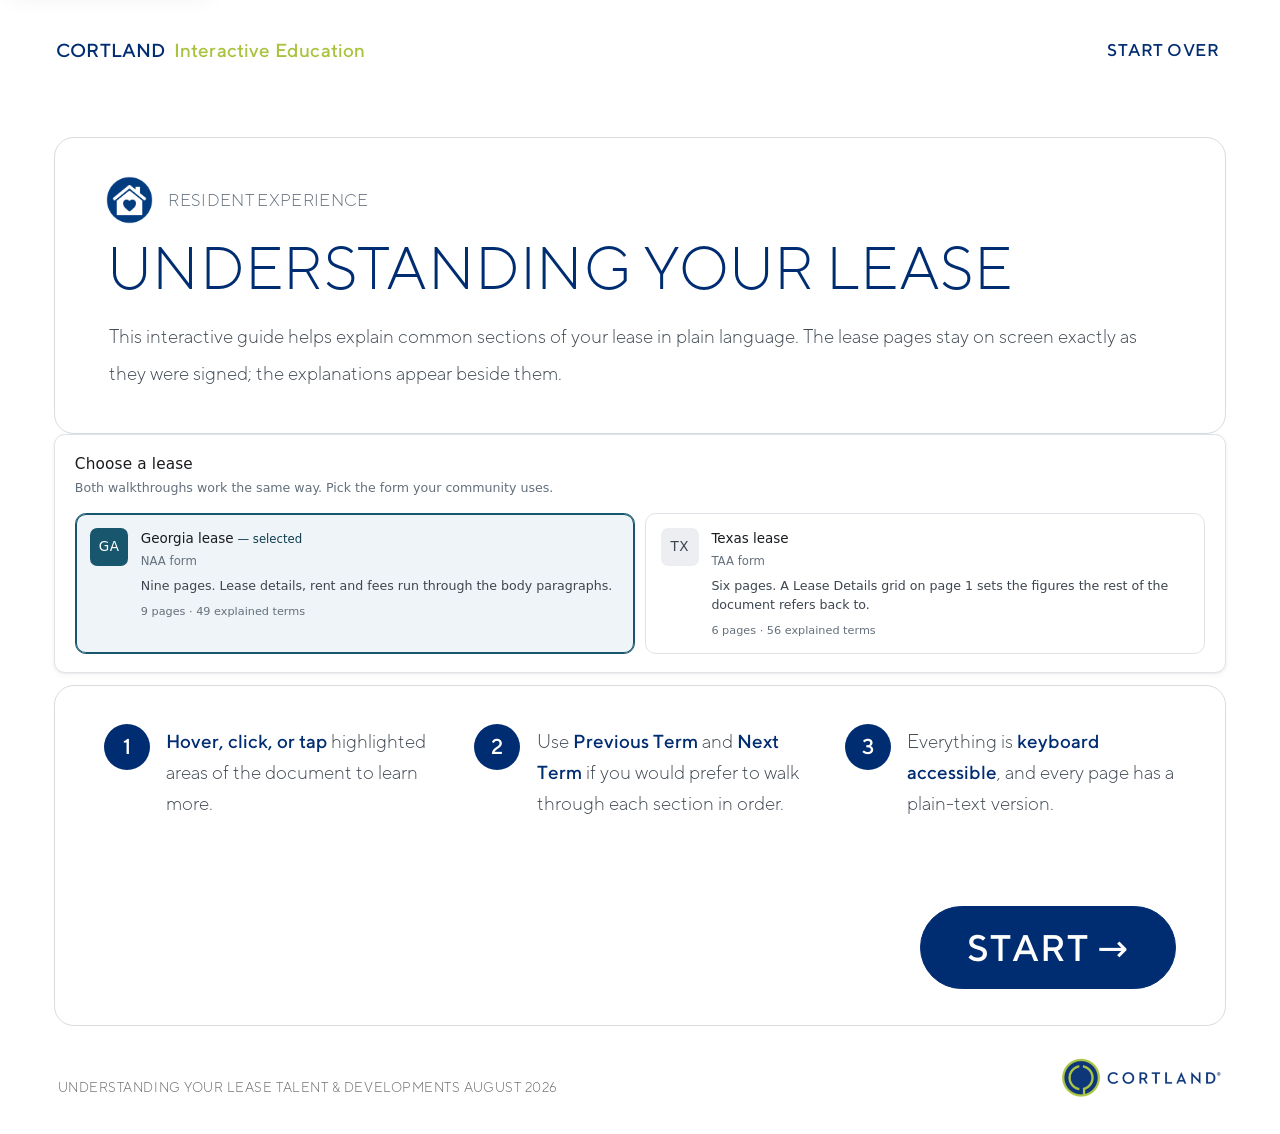
<file: index.html>
<!DOCTYPE html>
<html lang="en">
<head>
<meta charset="utf-8">
<meta name="viewport" content="width=device-width, initial-scale=1">
<title>Understanding Your Lease — Interactive Guide</title>
<meta name="description" content="An interactive, plain-language walkthrough of a residential apartment lease. All identifying information shown is fictional.">
<meta name="robots" content="noindex, nofollow">
<link rel="icon" href="data:,">
<link rel="stylesheet" href="css/styles.css">
<!-- the first page of the active lease is preloaded by app.js, which knows which lease is open -->
</head>
<body>

<a class="skip-link" href="#main">Skip to main content</a>

<div class="app">

  <header class="masthead">
    <div class="wordmark">CORTLAND <span>Interactive Education</span></div>
    <div class="leaseswitch" id="leaseSwitch" hidden>
      <span class="leaseswitch__label" id="leaseSwitchLabel">Lease</span>
      <div class="leaseswitch__btns" role="radiogroup" aria-labelledby="leaseSwitchLabel" id="leaseSwitchBtns"></div>
    </div>
    <div class="spacer"></div>
    <div class="progress-chip" id="progressChip" hidden>
      <span class="progress-track"><span class="progress-fill" id="progressFill"></span></span>
      <span id="progressText"></span>
    </div>
    <button class="btn btn--ghost btn--sm" id="introBtn" type="button">Start over</button>
  </header>

  <main id="main">

    <!-- ═══════════════════════════════════ INTRO ═══════════════════════════ -->
    <section class="screen intro" id="intro" aria-labelledby="intro-h">
      <div class="intro__head sheet">
        <p class="intro__eyebrow">
          <span class="intro__badge" aria-hidden="true">
            <img src="assets/resident-experience-icon.png" alt="">
          </span>
          Resident Experience
        </p>
        <h1 id="intro-h" tabindex="-1">Understanding Your Lease</h1>
        <p class="intro__lede">
          This interactive guide helps explain common sections of your lease in plain language.
          The lease pages stay on screen exactly as they were signed; the explanations appear
          beside them.
        </p>
      </div>

      <div class="picker sheet">
        <h2 class="picker__h" id="picker-h">Choose a lease</h2>
        <p class="picker__note">
          Both walkthroughs work the same way. Pick the form your community uses.
        </p>
        <div class="picker__grid" role="radiogroup" aria-labelledby="picker-h" id="pickerGrid"></div>
      </div>

      <div class="intro__steps sheet">
        <div class="intro__how">
          <div class="how">
            <span class="how__n" aria-hidden="true">1</span>
            <p><strong>Hover, click, or tap</strong> highlighted areas of the document to learn more.</p>
          </div>
          <div class="how">
            <span class="how__n" aria-hidden="true">2</span>
            <p>Use <strong>Previous Term</strong> and <strong>Next Term</strong> if you would prefer
               to walk through each section in order.</p>
          </div>
          <div class="how">
            <span class="how__n" aria-hidden="true">3</span>
            <p>Everything is <strong>keyboard accessible</strong>, and every page has a
               plain-text version.</p>
          </div>
        </div>

        <div class="intro__cta">
          <button class="btn btn--primary" id="startBtn" type="button">START →</button>
        </div>
      </div>

    </section>

    <!-- ═══════════════════════════════ LEASE SCREEN ════════════════════════ -->
    <section class="screen" id="leaseScreen" aria-labelledby="pageHeading" hidden>

      <div class="pagehead sheet">
        <div class="pagehead__titles">
          <p class="pagehead__cat" id="pageCat"></p>
          <h2 id="pageHeading" tabindex="-1"></h2>
          <p class="pagehead__meta" id="pageMeta"></p>
        </div>
        <div class="spacer"></div>
        <div class="pagehead__tools">
          <button class="btn btn--sm" id="textBtn" type="button">
            <span class="ico" aria-hidden="true">☰</span> Read this page as text
          </button>
          <div class="sections">
            <button class="btn btn--sm" id="sectionsBtn" type="button"
                    aria-expanded="false" aria-haspopup="true" aria-controls="sectionsList">
              Lease Sections ▾
            </button>
            <ul class="sections__list" id="sectionsList" aria-label="Lease sections" hidden></ul>
          </div>
        </div>
      </div>

      <div class="leasebody sheet">
      <div class="work">

        <!-- ─────────────── document viewer ─────────────── -->
        <div class="docpane">
          <div class="viewer" id="viewer">
            <div class="doc" id="doc">
              <img class="doc__img" id="docImg" alt="" draggable="false" decoding="async">
              <div class="hs-layer" id="hsLayer" role="group"></div>
            </div>
          </div>

          <div class="doctools">
            <div class="guided" role="group" aria-label="Guided walkthrough">
              <button class="btn btn--sm" id="prevTerm" type="button">← Previous Term</button>
              <span class="guided__count" id="termCount" aria-live="off"></span>
              <button class="btn btn--sm" id="nextTerm" type="button">Next Term →</button>
            </div>
            <button class="btn btn--sm" id="fullPageBtn" type="button">View Full Page</button>
            <div class="spacer"></div>
            <span class="zoomstate" id="zoomState" aria-hidden="true">Full page</span>
          </div>

        </div>

        <!-- ─────────────── explanation panel ─────────────── -->
        <aside class="panel" id="panel" aria-labelledby="panel-heading">
          <h2 class="sr-only" id="panel-heading">Explanation</h2>
          <p class="sr-only" id="panelTitle" aria-hidden="true"></p>
          <div id="panelBody" aria-live="polite"></div>
          <p class="sr-only" id="panel-live">
            Selecting a provision updates the explanation panel beside the document.
          </p>
        </aside>

          <nav class="pagenav" aria-label="Lease page navigation">
            <span class="pagenav__count" id="pageCount"></span>
            <div class="pagenav__pill pagenav__pill--terms">
              <button class="btn" id="prevTermPill" type="button">← Last Term</button>
              <button class="btn" id="nextTermPill" type="button">Next Term →</button>
            </div>
            <div class="pagenav__pill">
              <button class="btn" id="prevPage" type="button">← Previous Page</button>
              <img class="pagenav__mark" src="assets/resident-experience-icon-green.png" alt="">
              <button class="btn" id="nextPage" type="button">Next Page →</button>
            </div>
          </nav>


      </div>
      </div>
    </section>

    <!-- ══════════════════════════════════ SUMMARY ══════════════════════════ -->
    <section class="screen summary sheet" id="summary" aria-labelledby="summary-h" hidden>
      <div class="summary__head">
        <p class="intro__eyebrow">Wrap-up</p>
        <h1 id="summary-h" tabindex="-1">What to carry forward</h1>
        <p class="summary__lede">
          Everything below is drawn from the pages you just walked through. Nothing new has been
          added. If there is a difference between this summary and the lease, the lease controls.
        </p>
      </div>
      <div class="summary__grid" id="summaryGrid"></div>
      <div class="summary__cta">
        <button class="btn btn--primary" id="ktBtn" type="button">Key Terms to Know →</button>
        <button class="btn" id="reviewBtn" type="button">Review Lease Again</button>
      </div>
    </section>

    <!-- ═══════════════════════════════ KEY TERMS ═══════════════════════════ -->
    <section class="screen keyterms sheet" id="keyTerms" aria-labelledby="keyterms-h" hidden>
      <div class="summary__head">
        <p class="intro__eyebrow">Reference</p>
        <h1 id="keyterms-h" tabindex="-1">Key Terms to Know</h1>
        <p class="summary__lede">
          General lease vocabulary drawn from the source material, gathered in one place.
        </p>
      </div>
      <div class="keyterms__body"><div class="precard" id="keyTermsBody"></div></div>
      <div class="summary__cta">
        <button class="btn" id="ktBackBtn" type="button">← Back to summary</button>
        <button class="btn btn--primary" id="reviewBtn2" type="button">Review Lease Again</button>
      </div>
    </section>

  </main>

  <footer class="pagefoot">
    <p class="pagefoot__caption">Understanding Your Lease Talent &amp; Developments August 2026</p>
    <img class="pagefoot__mark" src="assets/cortland-logo.png" alt="Cortland">
  </footer>
</div>

<!-- text alternative -->
<dialog class="textdlg" id="textDlg" aria-labelledby="textDlgTitle">
  <div class="textdlg__head">
    <h2 id="textDlgTitle"></h2>
    <div class="spacer"></div>
    <form method="dialog"><button class="btn btn--sm" type="submit">Close</button></form>
  </div>
  <div class="textdlg__body"><pre id="textDlgBody"></pre></div>
</dialog>

<div class="sr-only" id="announcer" role="status" aria-live="polite"></div>

<script type="module" src="js/app.js"></script>
</body>
</html>
</file>
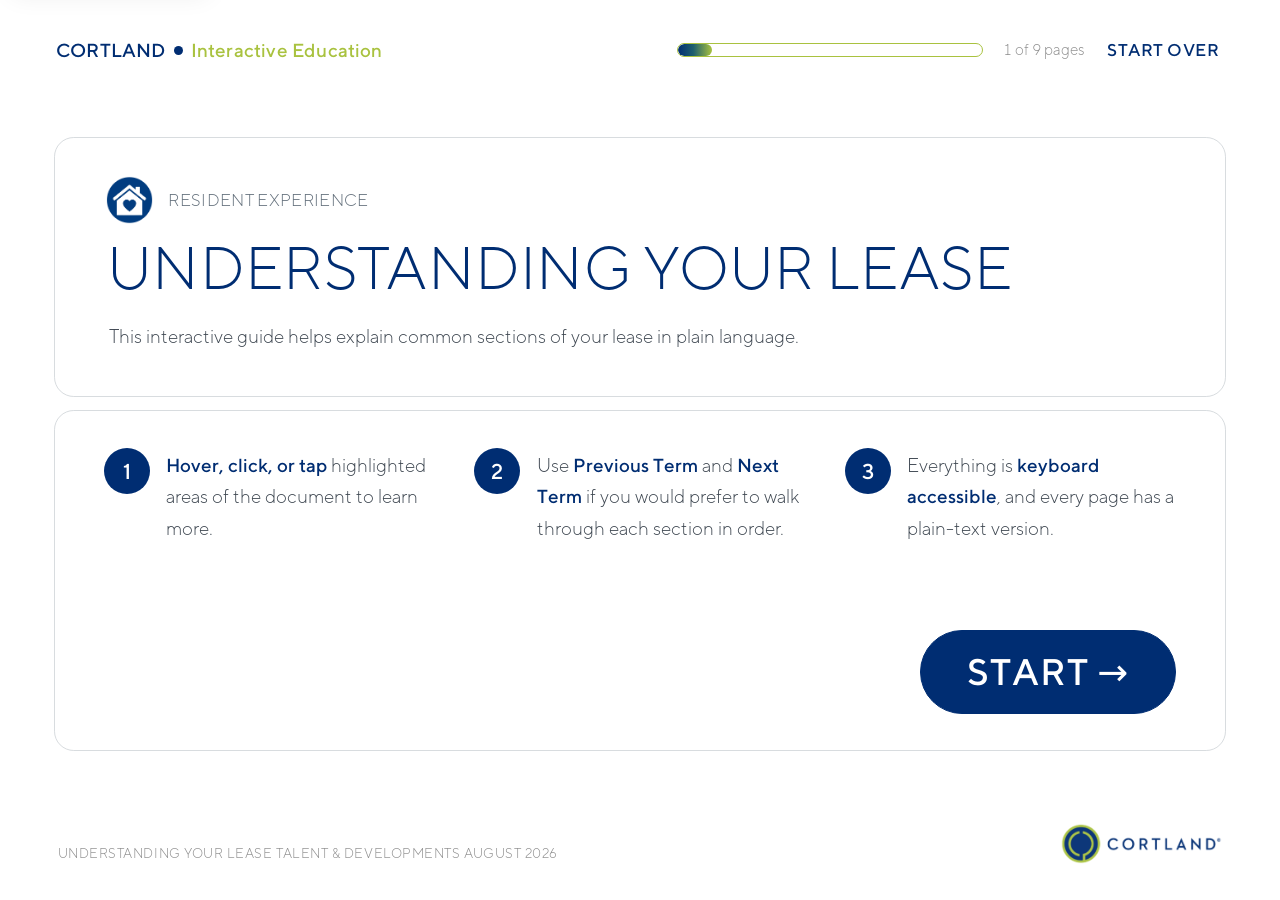
<file: lease-explainer-github-ready_3/index.html>
<!DOCTYPE html>
<html lang="en">
<head>
<meta charset="utf-8">
<meta name="viewport" content="width=device-width, initial-scale=1">
<title>Understanding Your Lease — Interactive Guide</title>
<meta name="description" content="An interactive, plain-language walkthrough of a residential apartment lease. All identifying information shown is fictional.">
<meta name="robots" content="noindex, nofollow">
<link rel="icon" href="data:,">
<link rel="stylesheet" href="css/styles.css">
<link rel="preload" as="image" href="assets/lease-page-01-sanitized.webp">
</head>
<body>

<a class="skip-link" href="#main">Skip to main content</a>

<div class="app">

  <header class="masthead">
    <div class="wordmark">CORTLAND <b aria-hidden="true"></b> <span>Interactive Education</span></div>
    <div class="spacer"></div>
    <div class="progress-chip" id="progressChip" hidden>
      <span class="progress-track"><span class="progress-fill" id="progressFill"></span></span>
      <span id="progressText">1 of 9 pages</span>
    </div>
    <button class="btn btn--ghost btn--sm" id="introBtn" type="button">Start over</button>
  </header>

  <main id="main">

    <!-- ═══════════════════════════════════ INTRO ═══════════════════════════ -->
    <section class="screen intro" id="intro" aria-labelledby="intro-h">
      <div class="intro__head sheet">
        <p class="intro__eyebrow">
          <span class="intro__badge" aria-hidden="true">
            <img src="assets/resident-experience-icon.png" alt="">
          </span>
          Resident Experience
        </p>
        <h1 id="intro-h" tabindex="-1">Understanding Your Lease</h1>
        <p class="intro__lede">
          This interactive guide helps explain common sections of your lease in plain language.
        </p>
      </div>

      <div class="intro__steps sheet">
        <div class="intro__how">
          <div class="how">
            <span class="how__n" aria-hidden="true">1</span>
            <p><strong>Hover, click, or tap</strong> highlighted areas of the document to learn more.</p>
          </div>
          <div class="how">
            <span class="how__n" aria-hidden="true">2</span>
            <p>Use <strong>Previous Term</strong> and <strong>Next Term</strong> if you would prefer
               to walk through each section in order.</p>
          </div>
          <div class="how">
            <span class="how__n" aria-hidden="true">3</span>
            <p>Everything is <strong>keyboard accessible</strong>, and every page has a
               plain-text version.</p>
          </div>
        </div>

        <div class="intro__cta">
          <button class="btn btn--primary" id="startBtn" type="button">START →</button>
        </div>
      </div>
    </section>

    <!-- ═══════════════════════════════ LEASE SCREEN ════════════════════════ -->
    <section class="screen" id="leaseScreen" aria-labelledby="pageHeading" hidden>

      <div class="pagehead sheet">
        <div class="pagehead__titles">
          <p class="pagehead__cat" id="pageCat"></p>
          <h2 id="pageHeading" tabindex="-1"></h2>
          <p class="pagehead__meta" id="pageMeta"></p>
        </div>
        <div class="spacer"></div>
        <div class="pagehead__tools">
          <button class="btn btn--sm" id="textBtn" type="button">
            <span class="ico" aria-hidden="true">☰</span> Read this page as text
          </button>
          <div class="sections">
            <button class="btn btn--sm" id="sectionsBtn" type="button"
                    aria-expanded="false" aria-haspopup="true" aria-controls="sectionsList">
              Lease Sections ▾
            </button>
            <ul class="sections__list" id="sectionsList" aria-label="Lease sections" hidden></ul>
          </div>
        </div>
      </div>

      <div class="leasebody sheet">
      <div class="work">

        <!-- ─────────────── document viewer ─────────────── -->
        <div class="docpane">
          <div class="viewer" id="viewer">
            <div class="doc" id="doc">
              <img class="doc__img" id="docImg" alt="" draggable="false" decoding="async">
              <div class="hs-layer" id="hsLayer" role="group"></div>
            </div>
          </div>

          <div class="doctools">
            <div class="guided" role="group" aria-label="Guided walkthrough">
              <button class="btn btn--sm" id="prevTerm" type="button">← Previous Term</button>
              <span class="guided__count" id="termCount" aria-live="off"></span>
              <button class="btn btn--sm" id="nextTerm" type="button">Next Term →</button>
            </div>
            <button class="btn btn--sm" id="fullPageBtn" type="button">View Full Page</button>
            <div class="spacer"></div>
            <span class="zoomstate" id="zoomState" aria-hidden="true">Full page</span>
          </div>

        </div>

        <!-- ─────────────── explanation panel ─────────────── -->
        <aside class="panel" id="panel" aria-labelledby="panel-heading">
          <h2 class="sr-only" id="panel-heading">Explanation</h2>
          <p class="sr-only" id="panelTitle" aria-hidden="true"></p>
          <div id="panelBody" aria-live="polite"></div>
          <p class="sr-only" id="panel-live">
            Selecting a provision updates the explanation panel beside the document.
          </p>
        </aside>

          <nav class="pagenav" aria-label="Lease page navigation">
            <span class="pagenav__count" id="pageCount"></span>
            <div class="pagenav__pill pagenav__pill--terms">
              <button class="btn" id="prevTermPill" type="button">← Last Term</button>
              <button class="btn" id="nextTermPill" type="button">Next Term →</button>
            </div>
            <div class="pagenav__pill">
              <button class="btn" id="prevPage" type="button">← Previous Page</button>
              <img class="pagenav__mark" src="assets/resident-experience-icon-green.png" alt="">
              <button class="btn" id="nextPage" type="button">Next Page →</button>
            </div>
          </nav>


      </div>
      </div>
    </section>

    <!-- ══════════════════════════════════ SUMMARY ══════════════════════════ -->
    <section class="screen summary sheet" id="summary" aria-labelledby="summary-h" hidden>
      <div class="summary__head">
        <p class="intro__eyebrow">Wrap-up</p>
        <h1 id="summary-h" tabindex="-1">What to carry forward</h1>
        <p class="summary__lede">
          Everything below is drawn from the pages you just walked through. Nothing new has been
          added. If there is a difference between this summary and the lease, the lease controls.
        </p>
      </div>
      <div class="summary__grid" id="summaryGrid"></div>
      <div class="summary__cta">
        <button class="btn btn--primary" id="ktBtn" type="button">Key Terms to Know →</button>
        <button class="btn" id="reviewBtn" type="button">Review Lease Again</button>
      </div>
    </section>

    <!-- ═══════════════════════════════ KEY TERMS ═══════════════════════════ -->
    <section class="screen keyterms sheet" id="keyTerms" aria-labelledby="keyterms-h" hidden>
      <div class="summary__head">
        <p class="intro__eyebrow">Reference</p>
        <h1 id="keyterms-h" tabindex="-1">Key Terms to Know</h1>
        <p class="summary__lede">
          General lease vocabulary drawn from the source material, gathered in one place.
        </p>
      </div>
      <div class="keyterms__body"><div class="precard" id="keyTermsBody"></div></div>
      <div class="summary__cta">
        <button class="btn" id="ktBackBtn" type="button">← Back to summary</button>
        <button class="btn btn--primary" id="reviewBtn2" type="button">Finish →</button>
      </div>
    </section>

    <!-- ══════════════════════════════════ THANK YOU ════════════════════════ -->
    <section class="screen thanks" id="thanks" aria-labelledby="thanks-h" hidden>
      <div class="thanks__titlecard">
        <p class="thanks__eyebrow">Thank you for completing Understanding Your Lease!</p>
      </div>
      <div class="thanks__card">
        <img class="thanks__art" src="assets/thanks-associate.png" alt="">
        <div class="thanks__copy">
          <h1 id="thanks-h" tabindex="-1">THANK YOU</h1>
          <p>For your participation and engagement throughout</p>
          <p>this learning experience.</p>
          <p>We hope the content provided useful knowledge,</p>
          <p>practical tools, and new perspectives that will</p>
          <p>support your success.</p>
          <p>Your commitment to continuous learning is</p>
          <p>appreciated and makes a meaningful impact.</p>
        </div>
        <div class="thanks__nav">
          <div class="pagenav__pill">
            <button class="btn" id="thanksBack" type="button">← Previous</button>
            <img class="pagenav__mark" src="assets/resident-experience-icon-green.png" alt="">
            <button class="btn" id="thanksHome" type="button">Home →</button>
          </div>
        </div>
      </div>
    </section>

  </main>

  <footer class="pagefoot">
    <p class="pagefoot__caption">Understanding Your Lease Talent &amp; Developments August 2026</p>
    <img class="pagefoot__mark" src="assets/cortland-logo.png" alt="Cortland">
  </footer>
</div>

<!-- text alternative -->
<dialog class="textdlg" id="textDlg" aria-labelledby="textDlgTitle">
  <div class="textdlg__head">
    <h2 id="textDlgTitle"></h2>
    <div class="spacer"></div>
    <form method="dialog"><button class="btn btn--sm" type="submit">Close</button></form>
  </div>
  <div class="textdlg__body"><pre id="textDlgBody"></pre></div>
</dialog>

<div class="sr-only" id="announcer" role="status" aria-live="polite"></div>

<script type="module" src="js/app.js"></script>
</body>
</html>
</file>
<file: css/styles.css>
/* ===========================================================================
   Interactive Residential Lease Explainer
   The lease page is the dominant visual. Everything here stays quiet.
   =========================================================================== */

@font-face{font-family:"TT Norms";src:url("../assets/fonts/TTNorms-Light.otf") format("opentype");font-weight:300;font-style:normal;font-display:swap}
@font-face{font-family:"TT Norms";src:url("../assets/fonts/TTNorms-Medium.otf") format("opentype");font-weight:500;font-style:normal;font-display:swap}

:root {
  --ink:            #191c1f;
  --ink-2:          #3d4650;
  --ink-3:          #64707c;
  --line:           #dfe3e7;
  --line-2:         #eceef1;
  --paper:          #ffffff;
  --shell:          #f4f5f7;
  --panel:          #ffffff;

  --accent:         #17566d;   /* deep teal — selection / active */
  --accent-ink:     #0e3c4d;
  --accent-soft:    #eef4f7;
  --tint:           rgba(23, 86, 109, 0.11);   /* <= 12% alpha, multiply */
  --tint-hover:     rgba(23, 86, 109, 0.075);

  --focus:          #9a3412;   /* distinct from selection, 5.9:1 on white */
  --flag:           #8a5300;
  --flag-soft:      #fdf6e8;

  --radius:         10.8px;
  --radius-sm:      7.2px;
  --shadow-1:       0 1px 2px rgba(16,24,32,.05), 0 2px 7.2px rgba(16,24,32,.045);
  --shadow-2:       0 2px 3.6px rgba(16,24,32,.06), 0 9px 25.2px rgba(16,24,32,.075);

  --ease:           cubic-bezier(0.4, 0, 0.2, 1);
  --dur:            280ms;

  --ui: ui-sans-serif, system-ui, -apple-system, "Segoe UI", Inter, Roboto,
        "Helvetica Neue", Arial, sans-serif;
  --doc: ui-serif, Georgia, "Times New Roman", serif;
}

* { box-sizing: border-box; }

html { -webkit-text-size-adjust: 100%; }

body {
  margin: 0;
  font-family: var(--ui);
  font-size: 14.4px;
  line-height: 1.55;
  color: var(--ink);
  background: linear-gradient(180deg, #0a2a5e 0%, #164a72 26%, #3d7a63 56%, #8bb246 80%, #a9c23f 100%);
  background-attachment: fixed;
  -webkit-font-smoothing: antialiased;
}

h1, h2, h3, h4 { margin: 0; font-weight: 620; letter-spacing: -0.011em; line-height: 1.25; }
p { margin: 0; }
button { font: inherit; color: inherit; }

.sr-only {
  position: absolute; width: 1px; height: 1px; padding: 0; margin: -1px;
  overflow: hidden; clip: rect(0 0 0 0); white-space: nowrap; border: 0;
}

.skip-link {
  position: absolute; left: 10.8px; top: -54px; z-index: 100;
  background: var(--paper); color: var(--ink);
  padding: 9px 14.4px; border-radius: var(--radius-sm);
  box-shadow: var(--shadow-2); text-decoration: none; font-weight: 600;
  transition: top 160ms var(--ease);
}
.skip-link:focus { top: 10.8px; }

/* --- focus ------------------------------------------------------------- */
:focus-visible {
  outline: 3px solid var(--focus);
  outline-offset: 2px;
  border-radius: 3.6px;
}

/* ===========================================================================
   Shell
   =========================================================================== */
.app {
  max-width: 1512px; margin: 0 auto; min-height: 100vh;
  background: #fff; padding: 0 54px 30.6px;
  display: flex; flex-direction: column;
}
.app > main { flex: 1 1 auto; }

.masthead {
  display: flex; align-items: center; gap: 18px; flex-wrap: wrap;
  padding: 30.6px 2px 27px;
  font-family: "TT Norms", Poppins, system-ui, sans-serif;
}
.masthead .wordmark {
  display: flex; align-items: center; gap: 8.1px;
  font-size: 18.9px; font-weight: 500; letter-spacing: .01em; color: #002D72;
}
.masthead .wordmark b {
  width: 9px; height: 9px; border-radius: 50%; background: #002D72;
}
.masthead .wordmark span { color: #A9C23F; font-weight: 400; }
#introBtn {
  font-family: "TT Norms", Poppins, system-ui, sans-serif;
  font-size: 17.1px; font-weight: 500; letter-spacing: .03em;
  text-transform: uppercase; color: #002D72; padding: 5.4px 3.6px;
}
#introBtn:hover:not(:disabled) { background: transparent; color: #001f52; }
.masthead .spacer { flex: 1 1 auto; }

.progress-chip {
  display: inline-flex; align-items: center; gap: 19.8px;
  font-family: "TT Norms", Poppins, system-ui, sans-serif;
  font-size: 15.3px; font-weight: 300; color: #666666; font-variant-numeric: tabular-nums;
}
.progress-track {
  width: 306px; height: 13.5px; border-radius: 999px; background: #fff;
  border: 1.5px solid #A9C23F; overflow: hidden;
}
.progress-fill {
  display: block; height: 100%; border-radius: 999px;
  background: linear-gradient(90deg, #002D72 0%, #1d5f6e 45%, #A9C23F 100%);
  transition: width var(--dur) var(--ease);
}

/* ===========================================================================
   Buttons
   =========================================================================== */
.btn {
  display: inline-flex; align-items: center; justify-content: center; gap: 6.3px;
  min-height: 36px; padding: 7.2px 13.5px;
  background: var(--paper); color: var(--ink);
  border: 1px solid var(--line); border-radius: var(--radius-sm);
  font-size: 12.6px; font-weight: 560; cursor: pointer;
  transition: background 140ms var(--ease), border-color 140ms var(--ease),
              color 140ms var(--ease);
}
.btn:hover:not(:disabled) { background: #fafbfc; border-color: #cfd6dc; }
.btn:disabled { opacity: .42; cursor: not-allowed; }
.btn--primary {
  background: #002D72; border-color: #002D72; color: #fff;
}
.btn--primary:hover:not(:disabled) { background: #001f52; border-color: #001f52; }
.btn--ghost { background: transparent; border-color: transparent; color: var(--ink-2); }
.btn--ghost:hover:not(:disabled) { background: #eceef1; color: var(--ink); }
.btn--sm { min-height: 30.6px; padding: 4.5px 9.9px; font-size: 11.7px; }
.btn .ico { font-size: 13.5px; line-height: 1; }

/* ===========================================================================
   Screens
   =========================================================================== */
.screen[hidden] { display: none !important; }

/* an author `display` rule otherwise beats the UA sheet's [hidden]{display:none} */
[hidden] { display: none !important; }

/* ---------- intro / summary shared card look ---------- */
.sheet {
  background: var(--panel); border: 1px solid var(--line);
  border-radius: var(--radius); box-shadow: var(--shadow-1);
}

.intro { margin: 40px 0 0; }
.intro__head, .intro__steps {
  border: 1px solid #d8dcdf; border-radius: 19.8px; box-shadow: none;
  font-family: "TT Norms", Poppins, system-ui, sans-serif;
}
.intro__head { padding: 36px 48.6px 41.4px; }
.intro__steps { margin-top: 12.6px; padding: 39.6px 48.6px 36px; }
.intro__eyebrow {
  display: flex; align-items: center; gap: 12.6px;
  font-size: 17.1px; font-weight: 300; letter-spacing: .02em; text-transform: uppercase;
  color: var(--ink-3); margin-bottom: 9px;
}
.intro__badge {
  flex: 0 0 auto; width: 52px; height: 52px; border-radius: 50%;
  background: transparent; display: grid; place-items: center;
}
.intro__badge img { width: 47.6px; height: 47.6px; object-fit: contain; }
.intro h1 {
  font-size: clamp(36px, 4.7vw, 66.6px); letter-spacing: .005em;
  color: #002D72; font-weight: 300; text-transform: uppercase; line-height: 1.05;
  margin-left: 3.6px;
}
.intro__lede {
  margin: 19.8px 0 0 5.4px; font-size: 18.9px; line-height: 1.95; color: #3d4650;
  font-weight: 300; max-width: 100ch;
}
.intro__how {
  display: grid; gap: 39.6px; grid-template-columns: repeat(auto-fit, minmax(252px, 1fr));
}
.how { display: flex; gap: 16.2px; align-items: flex-start; }
.how__n {
  flex: 0 0 auto; width: 46px; height: 46px; border-radius: 50%;
  background: #002D72; color: #fff;
  font-size: 21.6px; font-weight: 500; display: grid; place-items: center;
  margin-top: -2px;
}
.how p { font-size: 18.9px; color: #3d4650; line-height: 1.65; font-weight: 300; }
.how strong { color: #002D72; font-weight: 500; }

.notices { padding: 0 39.6px 30.6px; display: grid; gap: 10.8px; }
/* on the intro screen the notices are their own sheet, so they need a top edge too */
.notices.sheet { padding: 25.2px 39.6px 27px; }
.notice {
  display: flex; gap: 11.7px; align-items: flex-start;
  padding: 13.5px 15.3px; border-radius: var(--radius-sm);
  font-size: 12.6px; line-height: 1.55;
  border: 1px solid var(--line); background: #fbfcfd; color: var(--ink-2);
}
.notice__label {
  flex: 0 0 auto; font-size: 9.9px; font-weight: 700; letter-spacing: .07em;
  text-transform: uppercase; color: var(--ink-3); padding-top: 2px; width: 66.6px;
}
.notice--privacy { background: var(--accent-soft); border-color: #d3e2e9; }
.notice--privacy .notice__label { color: var(--accent-ink); }
.notice strong { color: var(--ink); font-weight: 620; }

.precards {
  padding: 0 39.6px 27px; display: grid; gap: 18px;
  grid-template-columns: repeat(auto-fit, minmax(288px, 1fr));
}
.precard { border: 1px solid var(--line); border-radius: var(--radius); padding: 19.8px 19.8px 18px; }
.precard h2 { font-size: 14.4px; }
.precard__note { margin-top: 7.2px; font-size: 11.7px; color: var(--ink-3); line-height: 1.5; }
.precard ol, .precard ul { margin: 14.4px 0 0; padding: 0; list-style: none; display: grid; gap: 9.9px; }
.precard li { font-size: 12.6px; line-height: 1.5; color: var(--ink-2); }
.precard li b { color: var(--ink); font-weight: 620; display: block; }
.precard--num { counter-reset: c; }
.precard--num li { counter-increment: c; display: grid; grid-template-columns: 23.4px 1fr; gap: 3.6px; }
.precard--num li b::before {
  content: counter(c) ". "; color: var(--ink-3); font-weight: 600;
}
.precard--num li b { grid-column: 1 / -1; }
.precard--num li span { grid-column: 1 / -1; }

.intro__cta { margin-top: 86.4px; display: flex; gap: 10.8px; flex-wrap: wrap; align-items: center; justify-content: flex-end; }
.btn--pill {
  border-radius: 999px; min-height: 59.4px; padding: 10.8px 36px;
  font-family: "TT Norms", Poppins, system-ui, sans-serif;
  font-size: 28.8px; font-weight: 400; letter-spacing: .03em; gap: 14.4px;
}
#startBtn.btn--primary {
  background: #002D72; border-color: #002D72;
  border-radius: 999px; min-height: 76px; padding: 12px 46px;
  font-family: "TT Norms", Poppins, system-ui, sans-serif;
  font-size: 37px; font-weight: 400; letter-spacing: .03em; gap: 16px;
}
#startBtn.btn--primary:hover:not(:disabled) { background: #001f52; border-color: #001f52; }

.pagefoot {
  display: flex; align-items: flex-end; gap: 18px;
  padding: 30.6px 3.6px 5.4px;
}
.pagefoot__caption {
  flex: 1 1 auto;
  font-family: "TT Norms", Poppins, system-ui, sans-serif;
  font-size: 13.5px; letter-spacing: .04em; text-transform: uppercase;
  color: #666666; font-weight: 300;
}
.pagefoot__mark { height: 41.4px; width: auto; opacity: .95; }

/* ===========================================================================
   Lease screen — page orientation strip
   =========================================================================== */
.pagehead {
  display: flex; align-items: flex-end; gap: 16.2px; flex-wrap: wrap;
  border: 1px solid #d8dcdf; border-radius: 20px; box-shadow: none;
  padding: 20px 34px 22px;
  font-family: "TT Norms", Poppins, system-ui, sans-serif;
}
.pagehead__titles { min-width: 0; }
.pagehead__cat {
  font-size: 17px; font-weight: 300; letter-spacing: .02em; text-transform: uppercase;
  color: #666666; margin-bottom: 2px;
}
.pagehead h2 {
  font-size: clamp(23px, 2.5vw, 36px); letter-spacing: .005em; color: #002D72;
  font-weight: 300; text-transform: uppercase; line-height: 1.08;
}
.pagehead__meta { font-size: 13px; color: #666666; margin-top: 5px; font-weight: 300; font-variant-numeric: tabular-nums; }
.pagehead .spacer { flex: 1 1 auto; }
.pagehead__tools { display: flex; gap: 8.1px; align-items: center; flex-wrap: wrap; }

.leasebody {
  margin-top: 12px; padding: 22px 24px 20px;
  border: 1px solid #d8dcdf; border-radius: 20px; box-shadow: none;
}

/* sections menu */
.sections { position: relative; }
#sectionsBtn, #textBtn { color: #002D72; }
.sections__list {
  position: absolute; right: 0; top: calc(100% + 5.4px); z-index: 40;
  width: 297px; max-height: 60vh; overflow: auto;
  background: var(--paper); border: 1px solid var(--line);
  border-radius: var(--radius); box-shadow: var(--shadow-2);
  padding: 6.3px; margin: 0; list-style: none;
}
.sections__list[hidden] { display: none; }
.sections__item { display: block; }
.sections__btn {
  width: 100%; text-align: left; display: grid; grid-template-columns: 27px 1fr;
  gap: 3.6px 9px; align-items: baseline;
  background: none; border: 0; border-radius: var(--radius-sm);
  padding: 8.1px 9.9px; cursor: pointer;
}
.sections__btn:hover { background: rgba(0, 146, 189, 0.10); }
.sections__btn[aria-current="true"] { background: rgba(0, 146, 189, 0.16); }
.sections__n { font-size: 10.8px; font-weight: 700; color: #002D72; font-variant-numeric: tabular-nums; }
.sections__btn[aria-current="true"] .sections__n { color: #002D72; }
.sections__cat { font-size: 9.45px; font-weight: 700; letter-spacing: .09em; text-transform: uppercase; color: var(--accent-ink); grid-column: 2; }
.sections__title { font-size: 12.6px; font-weight: 560; grid-column: 2; line-height: 1.35; color: #002D72; }
.sections__count { grid-column: 2; font-size: 10.8px; color: var(--ink-3); }

/* ===========================================================================
   Two-pane workspace  (65% document / 35% explanation)
   =========================================================================== */
.work {
  display: grid;
  grid-template-columns: minmax(0, 1fr) minmax(300px, 35%);
  gap: 20px;
  align-items: stretch;
  position: relative;
}

/* ---------- document viewer ---------- */
.docpane { display: grid; gap: 10.8px; min-width: 0; grid-column: 1; align-content: start; }

.viewer {
  position: relative;
  background: #e7e8ea;
  border: 0;
  border-radius: 16px;
  box-shadow: none;
  overflow: hidden;
  /* a document workspace: the sheet is centred on it and always fits whole */
  height: min(calc(100vh - 192.6px), 1062px);
  min-height: 396px;
  display: grid;
  place-items: center;
  touch-action: pan-y;
}

/* the fitted page box: the whole page always fits, aspect locked to the source */
.doc {
  /* exact fitted size is set by app.js fitDoc(); these are the pre-script values */
  position: relative;
  aspect-ratio: 1700 / 2800;
  height: 100%;
  width: auto;
  max-width: 100%;
  max-height: 100%;
  transform-origin: 0 0;
  transition: transform var(--dur) var(--ease);
  will-change: transform;
  background: #fff;
  box-shadow: 0 0 0 1px rgba(16,24,32,.07), 0 1px 10.8px rgba(16,24,32,.10);
}
.doc__img {
  position: absolute; inset: 0;
  display: block; width: 100%; height: 100%;
  object-fit: fill;
  user-select: none; -webkit-user-drag: none;
}

/* ---------- hotspots ---------- */
.hs-layer { position: absolute; inset: 0; }

.hs {
  position: absolute;
  margin: 0; padding: 0;
  background: transparent;
  border: 0;
  border-bottom: 1px solid rgba(23, 86, 109, 0.30);   /* at rest: hairline */
  border-radius: 2px;
  cursor: pointer;
  -webkit-tap-highlight-color: transparent;
  transition: background-color 160ms var(--ease), border-color 160ms var(--ease),
              opacity 160ms var(--ease), box-shadow 160ms var(--ease);
}
.hs__tint {
  position: absolute; inset: 0; border-radius: 2px;
  background: transparent;
  mix-blend-mode: multiply;
  pointer-events: none;
  transition: background-color 160ms var(--ease);
}
/* left edge marker — a shape cue, not a colour cue */
.hs__edge {
  position: absolute; left: -1px; top: 0; bottom: 0; width: 0;
  background: #0092BD; border-radius: 2px;
  pointer-events: none;
  transition: width 160ms var(--ease);
}

.hs:hover, .hs.is-preview { border-bottom-color: #0092BD; }
.hs:hover .hs__tint, .hs.is-preview .hs__tint { background: rgba(0, 146, 189, 0.085); }

.hs.is-active {
  border-bottom-color: #0092BD;
  box-shadow: 0 0 0 2px #0092BD;
}
.hs.is-active .hs__tint { background: rgba(0, 146, 189, 0.12); }
.hs.is-active .hs__edge { width: 3.6px; }

.hs:focus-visible { box-shadow: 0 0 0 2px #0092BD; }

/* de-emphasise unrelated hotspot indicators — never a scrim over the page */
.hs-layer.is-narrowed .hs:not(.is-active):not(.is-preview):not(:hover) { opacity: .4; }

/* extra hit height on touch devices, without changing the drawn rect */
@media (pointer: coarse) {
  .hs::after {
    content: ""; position: absolute; left: 0; right: 0;
    top: 50%; transform: translateY(-50%);
    height: 100%; min-height: 44px;
  }
}

/* ---------- document toolbar ---------- */
.doctools {
  display: none;
}
.doctools .spacer { flex: 1 1 auto; }
.zoomstate {
  font-size: 11.25px; color: var(--ink-3); font-variant-numeric: tabular-nums;
  padding: 0 2px;
}

.guided {
  display: flex; align-items: center; gap: 3.6px;
  background: var(--paper); border: 1px solid var(--line);
  border-radius: var(--radius-sm); padding: 3px;
}
.guided__count {
  font-size: 11.7px; font-weight: 560; color: var(--ink-2);
  padding: 0 9px; font-variant-numeric: tabular-nums; white-space: nowrap;
}
.guided .btn { border: 0; background: none; min-height: 28.8px; padding: 3.6px 9px; }
.guided .btn:hover:not(:disabled) { background: #eceef1; }

/* ---------- page navigation ---------- */
.pagenav {
  grid-column: 1 / -1; position: relative;
  display: flex; flex-direction: column; align-items: flex-end; gap: 8px;
  padding-top: 62px;
}
.pagenav__pill--terms {
  position: absolute; left: calc(35% - 10px); transform: translateX(-50%);
  top: 8px;
}
.pagenav .spacer { display: none; }
.pagenav__count {
  position: absolute; left: 0; bottom: 16px; width: calc(70% - 20px); text-align: center;
  font-family: "TT Norms", Poppins, system-ui, sans-serif;
  font-size: 15px; color: #666666; font-weight: 300; font-variant-numeric: tabular-nums;
}
.pagenav__pill {
  display: flex; align-items: center; gap: 6px;
  background: #002D72; border-radius: 999px; padding: 5px 10px;
}
.pagenav__pill .btn {
  background: transparent; border: 0; color: #fff;
  font-family: "TT Norms", Poppins, system-ui, sans-serif;
  font-size: 19px; font-weight: 300; letter-spacing: .01em;
  min-height: 40px; padding: 4px 16px; border-radius: 999px;
}
.pagenav__pill .btn:hover:not(:disabled) { background: rgba(255,255,255,.14); color: #fff; }
.pagenav__pill .btn:disabled { opacity: .4; }
.pagenav__mark { width: 40px; height: 40px; flex: 0 0 auto; }

/* ===========================================================================
   Explanation panel  — always OUTSIDE the document
   =========================================================================== */
.panel {
  background: var(--panel); border: 1px solid #d8dcdf;
  border-radius: 16px; box-shadow: none;
  padding: 20px 22px 22px;
  position: static; grid-column: 2; align-self: stretch;
  width: auto; min-width: 0;
  max-height: min(calc(100vh - 192.6px), 1062px);
  overflow: auto;
  overscroll-behavior: contain;
  font-size: 12.15px;
  opacity: 1; transform: translateY(0);
  transition: opacity var(--dur) var(--ease), transform var(--dur) var(--ease);
}
.panel--idle { opacity: 0; transform: translateY(5.4px); pointer-events: none; }
.panel__kicker {
  font-size: 9.9px; font-weight: 700; letter-spacing: .1em; text-transform: uppercase;
  color: var(--ink-3);
}

/* resting state */
.panel__empty h3 { font-size: 15.3px; margin-top: 7.2px; letter-spacing: -0.014em; }
.panel__empty p { margin-top: 7.2px; font-size: 11.7px; color: var(--ink-2); line-height: 1.55; }
.panel__hintlist { margin: 12.6px 0 0; padding: 0; list-style: none; display: grid; gap: 7.2px; }
.panel__hintlist li {
  display: flex; gap: 8.1px; align-items: flex-start;
  font-size: 11.25px; color: var(--ink-2); line-height: 1.45;
}
.panel__hintlist .dot {
  flex: 0 0 auto; width: 6px; height: 6px; border-radius: 50%;
  background: #002D72; margin-top: 6.3px;
}

/* selected state */
.term__ref {
  display: inline-block; font-size: 10.35px; font-weight: 700; letter-spacing: .04em;
  color: #fff; background: #002D72;
  padding: 3px 8.1px; border-radius: 999px; margin-bottom: 9px;
}
.term h3 { font-size: 15.3px; letter-spacing: -0.016em; line-height: 1.25; color: #002D72; }

.block { margin-top: 12.6px; }
.block__label {
  font-size: 9.9px; font-weight: 700; letter-spacing: .1em; text-transform: uppercase;
  color: #002D72; margin-bottom: 6.3px;
}
.block p { font-size: 13.05px; line-height: 1.62; color: var(--ink-2); }
.block p + p { margin-top: 8.1px; }

/* lease language — deliberately looks like the document, never like our copy */
.leaselang { margin-top: 16.2px; }
.leaselang__label {
  display: flex; align-items: center; gap: 6.3px;
  font-size: 9.9px; font-weight: 700; letter-spacing: .1em; text-transform: uppercase;
  color: #002D72; margin-bottom: 7.2px;
}
.leaselang__label .tag {
  font-size: 8.55px; font-weight: 700; letter-spacing: .06em;
  background: #002D72; color: #fff; padding: 2px 5.4px; border-radius: 3px;
  text-transform: uppercase;
}
.leaselang__body {
  margin: 0;
  font-family: var(--doc); font-size: 13.05px; line-height: 1.6; color: #2a2f34;
  background: rgba(0, 146, 189, 0.08); border: 1px solid #0092BD; border-left: 3px solid #0092BD;
  border-radius: 0 var(--radius-sm) var(--radius-sm) 0;
  padding: 11.7px 13.5px;
}
.leaselang__body.is-clamped {
  display: -webkit-box; -webkit-line-clamp: 5; -webkit-box-orient: vertical; overflow: hidden;
}
.leaselang__body b { font-weight: 700; }
.leaselang__toggle {
  margin-top: 6.3px; background: none; border: 0; padding: 3px 2px;
  font-size: 11.25px; font-weight: 620; color: #002D72;
  cursor: pointer; text-decoration: underline; text-underline-offset: 2px;
}

/* key term */
.keyterm {
  margin-top: 16.2px; padding: 13.5px 14.4px;
  background: #f7f9fa; border: 1px solid #0092BD; border-radius: var(--radius-sm);
}
.keyterm + .keyterm { margin-top: 9px; }
.keyterm__label {
  font-size: 9.9px; font-weight: 700; letter-spacing: .1em; text-transform: uppercase;
  color: #002D72; margin-bottom: 5.4px;
}
.keyterm dt { font-size: 13.05px; font-weight: 660; color: #002D72; }
.keyterm dd { margin: 3.6px 0 0; font-size: 12.6px; line-height: 1.58; color: #002D72; }

/* callouts */
.callout {
  margin-top: 16.2px; padding: 12.6px 14.4px;
  border-radius: var(--radius-sm); border: 1px solid #8FAD15; background: rgba(143, 173, 21, 0.10);
}
.callout__label {
  display: flex; align-items: center; gap: 6.3px;
  font-size: 9.9px; font-weight: 700; letter-spacing: .1em; text-transform: uppercase;
  color: #5c7009; margin-bottom: 5.4px;
}
.callout p { font-size: 12.6px; line-height: 1.58; color: #3b4a06; }

.reviewnote {
  margin-top: 16.2px; padding: 12.6px 14.4px;
  border-radius: var(--radius-sm); border: 1px dashed #c8ced4; background: #f8f9fa;
}
.reviewnote__label {
  display: flex; align-items: center; gap: 6.3px;
  font-size: 9.9px; font-weight: 700; letter-spacing: .1em; text-transform: uppercase;
  color: var(--ink-3); margin-bottom: 5.4px;
}
.reviewnote p { font-size: 12.15px; line-height: 1.55; color: var(--ink-2); }
.badge-pending {
  font-size: 8.55px; font-weight: 700; letter-spacing: .06em; text-transform: uppercase;
  border: 1px solid #c8ced4; color: var(--ink-3); padding: 2px 5.4px; border-radius: 3px;
}

/* cross links */
.xrefs { margin-top: 18px; padding-top: 14.4px; border-top: 1px solid var(--line-2); }
.xrefs__label {
  font-size: 9.9px; font-weight: 700; letter-spacing: .1em; text-transform: uppercase;
  color: var(--ink-3); margin-bottom: 8.1px;
}
.xrefs ul { margin: 0; padding: 0; list-style: none; display: grid; gap: 6.3px; }
.xref {
  background: none; border: 0; padding: 2px 0; cursor: pointer; text-align: left;
  font-size: 12.15px; font-weight: 560; color: #002D72;
  text-decoration: underline; text-underline-offset: 2px;
}
.xref:hover { color: #00768f; }

/* provenance */
.provenance {
  margin-top: 16.2px; padding-top: 12.6px; border-top: 1px solid var(--line-2);
  font-size: 10.35px; line-height: 1.5; color: var(--ink-3);
}

/* ===========================================================================
   Summary screen
   =========================================================================== */
.summary { max-width: 1260px; margin: 7.2px auto 0; }
.summary__head { padding: 39.6px 39.6px 7.2px; }
.summary h1 { font-size: clamp(23.4px, 3.2vw, 30.6px); letter-spacing: -0.02em; text-transform: uppercase; font-weight: 400; color: #002D72; }
.summary__lede { margin-top: 10.8px; font-size: 14.85px; color: var(--ink-2); max-width: 66ch; }
.summary__grid {
  padding: 23.4px 39.6px 7.2px; display: grid; gap: 18px;
  grid-template-columns: repeat(auto-fit, minmax(420px, 1fr));
}
.sumcard { border: 1px solid var(--line); border-radius: var(--radius); padding: 24px; }
.sumcard h2 { font-size: 16px; color: #002D72; }
.sumcard dl { margin: 15px 0 0; display: grid; gap: 12px; }
.sumcard dt { font-size: 13.5px; font-weight: 660; color: #002D72; }
.sumcard dd { margin: 3px 0 0; font-size: 13.5px; line-height: 1.6; color: var(--ink-2); }
.keyterms h1 { text-transform: uppercase; font-weight: 400; color: #002D72; }
.keyterms { max-width: 1260px; margin: 7.2px auto 0; }
.keyterms__body { padding: 23.4px 39.6px 7.2px; }
.keyterms .precard { padding: 23.4px 23.4px 21.6px; }
.ktgroup + .ktgroup { margin-top: 23.4px; padding-top: 21.6px; border-top: 1px solid var(--line); }
.ktgroup h2 { font-size: 18px; color: #002D72; }
.keyterms .precard__note { font-size: 13px; }
.keyterms .precard li { font-size: 14.5px; line-height: 1.55; }
.keyterms .precard li b { color: #002D72; }

.summary__cta { padding: 19.8px 39.6px 39.6px; display: flex; gap: 10.8px; flex-wrap: wrap; }

/* ===========================================================================
   Text-alternative dialog
   =========================================================================== */
.textdlg {
  width: min(774px, 94vw); max-height: 86vh; padding: 0;
  border: 1px solid var(--line); border-radius: var(--radius);
  box-shadow: var(--shadow-2); background: var(--paper); color: var(--ink);
}
.textdlg::backdrop { background: rgba(16, 24, 32, .42); }
.textdlg__head {
  display: flex; align-items: center; gap: 12.6px;
  padding: 16.2px 19.8px; border-bottom: 1px solid var(--line);
  position: sticky; top: 0; background: var(--paper); z-index: 1;
}
.textdlg__head h2 { font-size: 14.4px; }
.textdlg__head .spacer { flex: 1 1 auto; }
.textdlg__body { padding: 18px 19.8px 23.4px; overflow: auto; max-height: calc(86vh - 63px); }
.textdlg__body pre {
  margin: 0; white-space: pre-wrap; word-break: break-word;
  font-family: ui-monospace, SFMono-Regular, Menlo, Consolas, monospace;
  font-size: 11.25px; line-height: 1.65; color: var(--ink-2);
}

/* ===========================================================================
   Responsive
   =========================================================================== */
/* tablet — approximately 55 / 45 */
@media (max-width: 1120px) {
  .work { gap: 16.2px; grid-template-columns: minmax(0, 1fr) minmax(260px, 45%); }
  .pagehead { padding: 16px 22px 18px; }
  .leasebody { padding: 16px 16px 14px; }
  .viewer { height: min(calc(100vh - 203.4px), 846px); }
  .app { padding: 0 16.2px 50.4px; }
  .intro__head, .notices, .precards, .intro__cta,
  .summary__head, .summary__grid, .summary__cta,
  .keyterms__body { padding-left: 27px; padding-right: 27px; }
}

/* mobile — stack: screenshot, explanation, navigation */
@media (max-width: 900px) {
  .app { padding: 0 18px 23.4px; }
  .intro__head { padding: 25.2px 21.6px 27px; }
  .intro__steps { padding: 25.2px 21.6px 23.4px; }
  .intro__how { gap: 21.6px; }
  .intro__cta { margin-top: 30.6px; }
  .progress-track { width: 135px; }
  .progress-chip { gap: 10.8px; font-size: 12.6px; }
}

@media (max-width: 860px) {
  /* stack: LEASE SCREENSHOT -> EXPLANATION -> NAVIGATION.
     .docpane becomes transparent so its children can be ordered directly. */
  .work { display: flex; flex-direction: column; align-items: stretch; gap: 14.4px; }
  .docpane { display: contents; }
  .viewer   { order: 1; }
  .panel    { order: 2; }
  .doctools { order: 3; }
  .pagenav  { order: 4; }
  .work { grid-template-columns: minmax(0, 1fr); }
  .panel { position: static; max-height: none; padding: 18px; grid-column: 1; }
  .pagenav { flex-wrap: wrap; justify-content: center; }
  .viewer { height: min(74vh, 576px); min-height: 342px; }
  .pagehead { padding-bottom: 10.8px; }
  .pagehead h2 { font-size: 17.1px; }
  .sections__list { width: min(297px, calc(100vw - 36px)); }
  .app { padding: 0 12.6px 43.2px; }
  .intro__head { padding: 28.8px 19.8px 23.4px; }
  .notices, .precards, .intro__cta { padding-left: 19.8px; padding-right: 19.8px; }
  .summary__head, .summary__grid, .summary__cta,
  .keyterms__body { padding-left: 19.8px; padding-right: 19.8px; }
  .notice { flex-direction: column; gap: 5.4px; }
  .notice__label { width: auto; }
  /* Never sticky: a floating bar would sit on top of the lease page. `relative`, not
     `static` — the two children below are absolutely positioned on desktop, and with no
     positioned ancestor they escape the nav and land over the lease image. */
  .pagenav { position: relative; padding-top: 2px; align-items: center; }
  .pagenav__pill--terms,
  .pagenav__count {
    position: static; left: auto; right: auto; top: auto; bottom: auto;
    transform: none; width: auto; text-align: center;
  }
  .doctools { justify-content: center; }
}

@media (max-width: 420px) {
  .guided__count { padding: 0 4.5px; font-size: 11.25px; }
  .doctools, .pagenav { gap: 6.3px; }
  .btn { padding: 7.2px 10.8px; }
}

/* ===========================================================================
   Reduced motion — movement is instant, highlights stay
   =========================================================================== */
@media (prefers-reduced-motion: reduce) {
  *, *::before, *::after {
    animation-duration: .001ms !important;
    animation-iteration-count: 1 !important;
    transition-duration: .001ms !important;
    scroll-behavior: auto !important;
  }
  .doc { transition: none !important; }
}

/* ===========================================================================
   Print — the lease, not the chrome
   =========================================================================== */
@media print {
  .masthead, .doctools, .pagenav, .pagehead__tools, .panel { display: none !important; }
  .viewer { height: auto; border: 0; box-shadow: none; }
  .doc { transform: none !important; height: auto; }
}

/* =========================================================================
   lease picker (intro) and lease switcher (masthead)
   ========================================================================= */
.picker { padding: 19.8px 19.8px 18px; }
.picker__h {
  font-size: 15.3px; font-weight: 500; letter-spacing: .01em;
  color: var(--ink); margin: 0;
}
.picker__note { margin-top: 5.4px; font-size: 12.6px; color: var(--ink-3); line-height: 1.5; }

.picker__grid {
  margin-top: 14.4px;
  display: grid; gap: 10.8px;
  grid-template-columns: repeat(auto-fit, minmax(255px, 1fr));
}

.pick {
  display: flex; gap: 12.6px; align-items: flex-start; text-align: left;
  padding: 14.4px 14.4px 13.5px;
  background: var(--paper);
  border: 1px solid var(--line); border-radius: var(--radius);
  cursor: pointer; font: inherit; color: inherit;
  transition: border-color var(--dur) var(--ease), background var(--dur) var(--ease),
              box-shadow var(--dur) var(--ease);
}
.pick:hover { border-color: #c4cdd4; background: #fbfcfd; }
.pick.is-on {
  border-color: var(--accent); background: var(--accent-soft);
  box-shadow: inset 0 0 0 1px var(--accent);
}

.pick__state {
  flex: 0 0 auto;
  display: grid; place-items: center;
  width: 38px; height: 38px; border-radius: var(--radius-sm);
  background: #eceef1; color: var(--ink-2);
  font-size: 13.5px; font-weight: 500; letter-spacing: .04em;
}
.pick.is-on .pick__state { background: var(--accent); color: #fff; }

.pick__body { display: flex; flex-direction: column; gap: 3.6px; min-width: 0; }
.pick__label { font-size: 13.5px; font-weight: 500; color: var(--ink); }
.pick__form  { font-size: 11.7px; color: var(--ink-3); }
.pick__blurb { font-size: 12.6px; color: var(--ink-2); line-height: 1.5; margin-top: 2.7px; }
.pick__meta  { font-size: 11.25px; color: var(--ink-3); margin-top: 3.6px; }

/* the selected card is not signalled by colour alone */
.pick__label::after { content: ""; }
.pick.is-on .pick__label::after {
  content: " — selected";
  font-weight: 400; color: var(--accent-ink); font-size: 11.7px;
}

.leaseswitch { display: flex; align-items: center; gap: 8.1px; margin-left: 14.4px; }
.leaseswitch__label {
  font-size: 10.8px; letter-spacing: .07em; text-transform: uppercase; color: var(--ink-3);
}
.leaseswitch__btns {
  display: flex; border: 1px solid var(--line); border-radius: var(--radius-sm);
  overflow: hidden; background: var(--paper);
}
.leaseswitch__btn {
  font: inherit; font-size: 11.7px; font-weight: 500; letter-spacing: .04em;
  padding: 4.5px 10.8px; border: 0; background: transparent; color: var(--ink-3);
  cursor: pointer;
  transition: background var(--dur) var(--ease), color var(--dur) var(--ease);
}
.leaseswitch__btn + .leaseswitch__btn { border-left: 1px solid var(--line); }
.leaseswitch__btn:hover { background: #eceef1; color: var(--ink); }
.leaseswitch__btn.is-on { background: var(--accent); color: #fff; }
.leaseswitch__btn.is-on::after { content: " ✓"; font-size: 10px; }

@media (max-width: 719px) {
  .leaseswitch__label { display: none; }
  .leaseswitch { margin-left: 7.2px; }
}
</file>
<file: lease-explainer-github-ready_3/css/styles.css>
/* ===========================================================================
   Interactive Residential Lease Explainer
   The lease page is the dominant visual. Everything here stays quiet.
   =========================================================================== */

@font-face{font-family:"TT Norms";src:url("../assets/fonts/TTNorms-Light.otf") format("opentype");font-weight:300;font-style:normal;font-display:swap}
@font-face{font-family:"TT Norms";src:url("../assets/fonts/TTNorms-Medium.otf") format("opentype");font-weight:500;font-style:normal;font-display:swap}

:root {
  --ink:            #191c1f;
  --ink-2:          #3d4650;
  --ink-3:          #64707c;
  --line:           #dfe3e7;
  --line-2:         #eceef1;
  --paper:          #ffffff;
  --shell:          #f4f5f7;
  --panel:          #ffffff;

  --accent:         #17566d;   /* deep teal — selection / active */
  --accent-ink:     #0e3c4d;
  --accent-soft:    #eef4f7;
  --tint:           rgba(23, 86, 109, 0.11);   /* <= 12% alpha, multiply */
  --tint-hover:     rgba(23, 86, 109, 0.075);

  --focus:          #9a3412;   /* distinct from selection, 5.9:1 on white */
  --flag:           #8a5300;
  --flag-soft:      #fdf6e8;

  --radius:         10.8px;
  --radius-sm:      7.2px;
  --shadow-1:       0 1px 2px rgba(16,24,32,.05), 0 2px 7.2px rgba(16,24,32,.045);
  --shadow-2:       0 2px 3.6px rgba(16,24,32,.06), 0 9px 25.2px rgba(16,24,32,.075);

  --ease:           cubic-bezier(0.4, 0, 0.2, 1);
  --dur:            280ms;

  --ui: ui-sans-serif, system-ui, -apple-system, "Segoe UI", Inter, Roboto,
        "Helvetica Neue", Arial, sans-serif;
  --doc: ui-serif, Georgia, "Times New Roman", serif;
}

* { box-sizing: border-box; }

html { -webkit-text-size-adjust: 100%; }

body {
  margin: 0;
  font-family: var(--ui);
  font-size: 14.4px;
  line-height: 1.55;
  color: var(--ink);
  background: linear-gradient(180deg, #0a2a5e 0%, #164a72 26%, #3d7a63 56%, #8bb246 80%, #a9c23f 100%);
  background-attachment: fixed;
  -webkit-font-smoothing: antialiased;
}

h1, h2, h3, h4 { margin: 0; font-weight: 620; letter-spacing: -0.011em; line-height: 1.25; }
p { margin: 0; }
button { font: inherit; color: inherit; }

.sr-only {
  position: absolute; width: 1px; height: 1px; padding: 0; margin: -1px;
  overflow: hidden; clip: rect(0 0 0 0); white-space: nowrap; border: 0;
}

.skip-link {
  position: absolute; left: 10.8px; top: -54px; z-index: 100;
  background: var(--paper); color: var(--ink);
  padding: 9px 14.4px; border-radius: var(--radius-sm);
  box-shadow: var(--shadow-2); text-decoration: none; font-weight: 600;
  transition: top 160ms var(--ease);
}
.skip-link:focus { top: 10.8px; }

/* --- focus ------------------------------------------------------------- */
:focus-visible {
  outline: 3px solid var(--focus);
  outline-offset: 2px;
  border-radius: 3.6px;
}

/* ===========================================================================
   Shell
   =========================================================================== */
.app {
  max-width: 1512px; margin: 0 auto; min-height: 100vh;
  background: #fff; padding: 0 54px 30.6px;
  display: flex; flex-direction: column;
}
.app > main { flex: 1 1 auto; }

.masthead {
  display: flex; align-items: center; gap: 18px; flex-wrap: wrap;
  padding: 30.6px 2px 27px;
  font-family: "TT Norms", Poppins, system-ui, sans-serif;
}
.masthead .wordmark {
  display: flex; align-items: center; gap: 8.1px;
  font-size: 18.9px; font-weight: 500; letter-spacing: .01em; color: #002D72;
}
.masthead .wordmark b {
  width: 9px; height: 9px; border-radius: 50%; background: #002D72;
}
.masthead .wordmark span { color: #A9C23F; font-weight: 400; }
#introBtn {
  font-family: "TT Norms", Poppins, system-ui, sans-serif;
  font-size: 17.1px; font-weight: 500; letter-spacing: .03em;
  text-transform: uppercase; color: #002D72; padding: 5.4px 3.6px;
}
#introBtn:hover:not(:disabled) { background: transparent; color: #001f52; }
.masthead .spacer { flex: 1 1 auto; }

.progress-chip {
  display: inline-flex; align-items: center; gap: 19.8px;
  font-family: "TT Norms", Poppins, system-ui, sans-serif;
  font-size: 15.3px; font-weight: 300; color: #8a8a8a; font-variant-numeric: tabular-nums;
}
.progress-track {
  width: 306px; height: 13.5px; border-radius: 999px; background: #fff;
  border: 1.5px solid #A9C23F; overflow: hidden;
}
.progress-fill {
  display: block; height: 100%; border-radius: 999px;
  background: linear-gradient(90deg, #002D72 0%, #1d5f6e 45%, #A9C23F 100%);
  transition: width var(--dur) var(--ease);
}

/* ===========================================================================
   Buttons
   =========================================================================== */
.btn {
  display: inline-flex; align-items: center; justify-content: center; gap: 6.3px;
  min-height: 36px; padding: 7.2px 13.5px;
  background: var(--paper); color: var(--ink);
  border: 1px solid var(--line); border-radius: var(--radius-sm);
  font-size: 12.6px; font-weight: 560; cursor: pointer;
  transition: background 140ms var(--ease), border-color 140ms var(--ease),
              color 140ms var(--ease);
}
.btn:hover:not(:disabled) { background: #fafbfc; border-color: #cfd6dc; }
.btn:disabled { opacity: .42; cursor: not-allowed; }
.btn--primary {
  background: #002D72; border-color: #002D72; color: #fff;
}
.btn--primary:hover:not(:disabled) { background: #001f52; border-color: #001f52; }
.btn--ghost { background: transparent; border-color: transparent; color: var(--ink-2); }
.btn--ghost:hover:not(:disabled) { background: #eceef1; color: var(--ink); }
.btn--sm { min-height: 30.6px; padding: 4.5px 9.9px; font-size: 11.7px; }
.btn .ico { font-size: 13.5px; line-height: 1; }

/* ===========================================================================
   Screens
   =========================================================================== */
.screen[hidden] { display: none !important; }

/* ---------- intro / summary shared card look ---------- */
.sheet {
  background: var(--panel); border: 1px solid var(--line);
  border-radius: var(--radius); box-shadow: var(--shadow-1);
}

.intro { margin: 40px 0 0; }
.intro__head, .intro__steps {
  border: 1px solid #d8dcdf; border-radius: 19.8px; box-shadow: none;
  font-family: "TT Norms", Poppins, system-ui, sans-serif;
}
.intro__head { padding: 36px 48.6px 41.4px; }
.intro__steps { margin-top: 12.6px; padding: 39.6px 48.6px 36px; }
.intro__eyebrow {
  display: flex; align-items: center; gap: 12.6px;
  font-size: 17.1px; font-weight: 300; letter-spacing: .02em; text-transform: uppercase;
  color: var(--ink-3); margin-bottom: 9px;
}
.intro__badge {
  flex: 0 0 auto; width: 52px; height: 52px; border-radius: 50%;
  background: transparent; display: grid; place-items: center;
}
.intro__badge img { width: 47.6px; height: 47.6px; object-fit: contain; }
.intro h1 {
  font-size: clamp(36px, 4.7vw, 66.6px); letter-spacing: .005em;
  color: #002D72; font-weight: 300; text-transform: uppercase; line-height: 1.05;
  margin-left: 3.6px;
}
.intro__lede {
  margin: 19.8px 0 0 5.4px; font-size: 18.9px; line-height: 1.95; color: #3d4650;
  font-weight: 300; max-width: 100ch;
}
.intro__how {
  display: grid; gap: 39.6px; grid-template-columns: repeat(auto-fit, minmax(252px, 1fr));
}
.how { display: flex; gap: 16.2px; align-items: flex-start; }
.how__n {
  flex: 0 0 auto; width: 46px; height: 46px; border-radius: 50%;
  background: #002D72; color: #fff;
  font-size: 21.6px; font-weight: 500; display: grid; place-items: center;
  margin-top: -2px;
}
.how p { font-size: 18.9px; color: #3d4650; line-height: 1.65; font-weight: 300; }
.how strong { color: #002D72; font-weight: 500; }

.notices { padding: 0 39.6px 30.6px; display: grid; gap: 10.8px; }
.notice {
  display: flex; gap: 11.7px; align-items: flex-start;
  padding: 13.5px 15.3px; border-radius: var(--radius-sm);
  font-size: 12.6px; line-height: 1.55;
  border: 1px solid var(--line); background: #fbfcfd; color: var(--ink-2);
}
.notice__label {
  flex: 0 0 auto; font-size: 9.9px; font-weight: 700; letter-spacing: .07em;
  text-transform: uppercase; color: var(--ink-3); padding-top: 2px; width: 66.6px;
}
.notice--privacy { background: var(--accent-soft); border-color: #d3e2e9; }
.notice--privacy .notice__label { color: var(--accent-ink); }
.notice strong { color: var(--ink); font-weight: 620; }

.precards {
  padding: 0 39.6px 27px; display: grid; gap: 18px;
  grid-template-columns: repeat(auto-fit, minmax(288px, 1fr));
}
.precard { border: 1px solid var(--line); border-radius: var(--radius); padding: 19.8px 19.8px 18px; }
.precard h2 { font-size: 14.4px; }
.precard__note { margin-top: 7.2px; font-size: 11.7px; color: var(--ink-3); line-height: 1.5; }
.precard ol, .precard ul { margin: 14.4px 0 0; padding: 0; list-style: none; display: grid; gap: 9.9px; }
.precard li { font-size: 12.6px; line-height: 1.5; color: var(--ink-2); }
.precard li b { color: var(--ink); font-weight: 620; display: block; }
.precard--num { counter-reset: c; }
.precard--num li { counter-increment: c; display: grid; grid-template-columns: 23.4px 1fr; gap: 3.6px; }
.precard--num li b::before {
  content: counter(c) ". "; color: var(--ink-3); font-weight: 600;
}
.precard--num li b { grid-column: 1 / -1; }
.precard--num li span { grid-column: 1 / -1; }

.intro__cta { margin-top: 86.4px; display: flex; gap: 10.8px; flex-wrap: wrap; align-items: center; justify-content: flex-end; }
.btn--pill {
  border-radius: 999px; min-height: 59.4px; padding: 10.8px 36px;
  font-family: "TT Norms", Poppins, system-ui, sans-serif;
  font-size: 28.8px; font-weight: 400; letter-spacing: .03em; gap: 14.4px;
}
#startBtn.btn--primary {
  background: #002D72; border-color: #002D72;
  border-radius: 999px; min-height: 76px; padding: 12px 46px;
  font-family: "TT Norms", Poppins, system-ui, sans-serif;
  font-size: 37px; font-weight: 400; letter-spacing: .03em; gap: 16px;
}
#startBtn.btn--primary:hover:not(:disabled) { background: #001f52; border-color: #001f52; }

.pagefoot {
  display: flex; align-items: flex-end; gap: 18px;
  padding: 30.6px 3.6px 5.4px;
}
.pagefoot__caption {
  flex: 1 1 auto;
  font-family: "TT Norms", Poppins, system-ui, sans-serif;
  font-size: 13.5px; letter-spacing: .04em; text-transform: uppercase;
  color: #8a8a8a; font-weight: 300;
}
.pagefoot__mark { height: 41.4px; width: auto; opacity: .95; }

/* ===========================================================================
   Lease screen — page orientation strip
   =========================================================================== */
.pagehead {
  display: flex; align-items: flex-end; gap: 16.2px; flex-wrap: wrap;
  border: 1px solid #d8dcdf; border-radius: 20px; box-shadow: none;
  padding: 20px 34px 22px;
  font-family: "TT Norms", Poppins, system-ui, sans-serif;
}
.pagehead__titles { min-width: 0; }
.pagehead__cat {
  font-size: 17px; font-weight: 300; letter-spacing: .02em; text-transform: uppercase;
  color: #8a8a8a; margin-bottom: 2px;
}
.pagehead h2 {
  font-size: clamp(23px, 2.5vw, 36px); letter-spacing: .005em; color: #002D72;
  font-weight: 300; text-transform: uppercase; line-height: 1.08;
}
.pagehead__meta { font-size: 13px; color: #8a8a8a; margin-top: 5px; font-weight: 300; font-variant-numeric: tabular-nums; }
.pagehead .spacer { flex: 1 1 auto; }
.pagehead__tools { display: flex; gap: 8.1px; align-items: center; flex-wrap: wrap; }

.leasebody {
  margin-top: 12px; padding: 22px 24px 20px;
  border: 1px solid #d8dcdf; border-radius: 20px; box-shadow: none;
}

/* sections menu */
.sections { position: relative; }
#sectionsBtn, #textBtn { color: #002D72; }
.sections__list {
  position: absolute; right: 0; top: calc(100% + 5.4px); z-index: 40;
  width: 297px; max-height: 60vh; overflow: auto;
  background: var(--paper); border: 1px solid var(--line);
  border-radius: var(--radius); box-shadow: var(--shadow-2);
  padding: 6.3px; margin: 0; list-style: none;
}
.sections__list[hidden] { display: none; }
.sections__item { display: block; }
.sections__btn {
  width: 100%; text-align: left; display: grid; grid-template-columns: 27px 1fr;
  gap: 3.6px 9px; align-items: baseline;
  background: none; border: 0; border-radius: var(--radius-sm);
  padding: 8.1px 9.9px; cursor: pointer;
}
.sections__btn:hover { background: rgba(0, 146, 189, 0.10); }
.sections__btn[aria-current="true"] { background: rgba(0, 146, 189, 0.16); }
.sections__n { font-size: 10.8px; font-weight: 700; color: #002D72; font-variant-numeric: tabular-nums; }
.sections__btn[aria-current="true"] .sections__n { color: #002D72; }
.sections__cat { font-size: 9.45px; font-weight: 700; letter-spacing: .09em; text-transform: uppercase; color: var(--ink-3); grid-column: 2; }
.sections__title { font-size: 12.6px; font-weight: 560; grid-column: 2; line-height: 1.35; color: #002D72; }
.sections__count { grid-column: 2; font-size: 10.8px; color: var(--ink-3); }

/* ===========================================================================
   Two-pane workspace  (65% document / 35% explanation)
   =========================================================================== */
.work {
  display: grid;
  grid-template-columns: minmax(0, 1fr) minmax(260px, 30%);
  gap: 20px;
  align-items: stretch;
  position: relative;
}

/* ---------- document viewer ---------- */
.docpane { display: grid; gap: 10.8px; min-width: 0; grid-column: 1; align-content: start; }

.viewer {
  position: relative;
  background: #e7e8ea;
  border: 0;
  border-radius: 16px;
  box-shadow: none;
  overflow: hidden;
  /* a document workspace: the sheet is centred on it and always fits whole */
  height: min(calc(100vh - 192.6px), 1062px);
  min-height: 396px;
  display: grid;
  place-items: center;
  touch-action: pan-y;
}

/* the fitted page box: the whole page always fits, aspect locked to the source */
.doc {
  /* exact fitted size is set by app.js fitDoc(); these are the pre-script values */
  position: relative;
  aspect-ratio: 1700 / 2800;
  height: 100%;
  width: auto;
  max-width: 100%;
  max-height: 100%;
  transform-origin: 0 0;
  transition: transform var(--dur) var(--ease);
  will-change: transform;
  background: #fff;
  box-shadow: 0 0 0 1px rgba(16,24,32,.07), 0 1px 10.8px rgba(16,24,32,.10);
}
.doc__img {
  position: absolute; inset: 0;
  display: block; width: 100%; height: 100%;
  object-fit: fill;
  user-select: none; -webkit-user-drag: none;
}

/* ---------- hotspots ---------- */
.hs-layer { position: absolute; inset: 0; }

.hs {
  position: absolute;
  margin: 0; padding: 0;
  background: transparent;
  border: 0;
  border-bottom: 1px solid rgba(23, 86, 109, 0.30);   /* at rest: hairline */
  border-radius: 2px;
  cursor: pointer;
  -webkit-tap-highlight-color: transparent;
  transition: background-color 160ms var(--ease), border-color 160ms var(--ease),
              opacity 160ms var(--ease), box-shadow 160ms var(--ease);
}
.hs__tint {
  position: absolute; inset: 0; border-radius: 2px;
  background: transparent;
  mix-blend-mode: multiply;
  pointer-events: none;
  transition: background-color 160ms var(--ease);
}
/* left edge marker — a shape cue, not a colour cue */
.hs__edge {
  position: absolute; left: -1px; top: 0; bottom: 0; width: 0;
  background: #0092BD; border-radius: 2px;
  pointer-events: none;
  transition: width 160ms var(--ease);
}

.hs:hover, .hs.is-preview { border-bottom-color: #0092BD; }
.hs:hover .hs__tint, .hs.is-preview .hs__tint { background: rgba(0, 146, 189, 0.085); }

.hs.is-active {
  border-bottom-color: #0092BD;
  box-shadow: 0 0 0 2px #0092BD;
}
.hs.is-active .hs__tint { background: rgba(0, 146, 189, 0.13); }
.hs.is-active .hs__edge { width: 3.6px; }

.hs:focus-visible { box-shadow: 0 0 0 2px #0092BD; }

/* de-emphasise unrelated hotspot indicators — never a scrim over the page */
.hs-layer.is-narrowed .hs:not(.is-active):not(.is-preview):not(:hover) { opacity: .4; }

/* extra hit height on touch devices, without changing the drawn rect */
@media (pointer: coarse) {
  .hs::after {
    content: ""; position: absolute; left: 0; right: 0;
    top: 50%; transform: translateY(-50%);
    height: 100%; min-height: 39.6px;
  }
}

/* ---------- document toolbar ---------- */
.doctools {
  display: none;
}
.doctools .spacer { flex: 1 1 auto; }
.zoomstate {
  font-size: 11.25px; color: var(--ink-3); font-variant-numeric: tabular-nums;
  padding: 0 2px;
}

.guided {
  display: flex; align-items: center; gap: 3.6px;
  background: var(--paper); border: 1px solid var(--line);
  border-radius: var(--radius-sm); padding: 3px;
}
.guided__count {
  font-size: 11.7px; font-weight: 560; color: var(--ink-2);
  padding: 0 9px; font-variant-numeric: tabular-nums; white-space: nowrap;
}
.guided .btn { border: 0; background: none; min-height: 28.8px; padding: 3.6px 9px; }
.guided .btn:hover:not(:disabled) { background: #eceef1; }

/* ---------- page navigation ---------- */
.pagenav {
  grid-column: 1 / -1; position: relative;
  display: flex; flex-direction: column; align-items: flex-end; gap: 8px;
  padding-top: 62px;
}
.pagenav__pill--terms {
  position: absolute; left: calc(35% - 10px); transform: translateX(-50%);
  top: 8px;
}
.pagenav .spacer { display: none; }
.pagenav__count {
  position: absolute; left: 0; bottom: 16px; width: calc(70% - 20px); text-align: center;
  font-family: "TT Norms", Poppins, system-ui, sans-serif;
  font-size: 15px; color: #8a8a8a; font-weight: 300; font-variant-numeric: tabular-nums;
}
.pagenav__pill {
  display: flex; align-items: center; gap: 6px;
  background: #002D72; border-radius: 999px; padding: 5px 10px;
}
.pagenav__pill .btn {
  background: transparent; border: 0; color: #fff;
  font-family: "TT Norms", Poppins, system-ui, sans-serif;
  font-size: 19px; font-weight: 300; letter-spacing: .01em;
  min-height: 40px; padding: 4px 16px; border-radius: 999px;
}
.pagenav__pill .btn:hover:not(:disabled) { background: rgba(255,255,255,.14); color: #fff; }
.pagenav__pill .btn:disabled { opacity: .4; }
.pagenav__mark { width: 40px; height: 40px; flex: 0 0 auto; }

/* ===========================================================================
   Explanation panel  — always OUTSIDE the document
   =========================================================================== */
.panel {
  background: var(--panel); border: 1px solid #d8dcdf;
  border-radius: 16px; box-shadow: none;
  padding: 20px 22px 22px;
  position: static; grid-column: 2; align-self: stretch;
  width: auto; min-width: 0;
  max-height: min(calc(100vh - 192.6px), 1062px);
  overflow: auto;
  overscroll-behavior: contain;
  font-size: 12.15px;
  opacity: 1; transform: translateY(0);
  transition: opacity var(--dur) var(--ease), transform var(--dur) var(--ease);
}
.panel--idle { opacity: 0; transform: translateY(5.4px); pointer-events: none; }
.panel__kicker {
  font-size: 9.9px; font-weight: 700; letter-spacing: .1em; text-transform: uppercase;
  color: var(--ink-3);
}

/* resting state */
.panel__empty h3 { font-size: 15.3px; margin-top: 7.2px; letter-spacing: -0.014em; }
.panel__empty p { margin-top: 7.2px; font-size: 11.7px; color: var(--ink-2); line-height: 1.55; }
.panel__hintlist { margin: 12.6px 0 0; padding: 0; list-style: none; display: grid; gap: 7.2px; }
.panel__hintlist li {
  display: flex; gap: 8.1px; align-items: flex-start;
  font-size: 11.25px; color: var(--ink-2); line-height: 1.45;
}
.panel__hintlist .dot {
  flex: 0 0 auto; width: 6px; height: 6px; border-radius: 50%;
  background: #002D72; margin-top: 6.3px;
}

/* selected state */
.term__ref {
  display: inline-block; font-size: 10.35px; font-weight: 700; letter-spacing: .04em;
  color: #fff; background: #0092BD;
  padding: 3px 8.1px; border-radius: 999px; margin-bottom: 9px;
}
.term h3 { font-size: 15.3px; letter-spacing: -0.016em; line-height: 1.25; color: #002D72; }

.block { margin-top: 12.6px; }
.block__label {
  font-size: 9.9px; font-weight: 700; letter-spacing: .1em; text-transform: uppercase;
  color: #002D72; margin-bottom: 6.3px;
}
.block p { font-size: 13.05px; line-height: 1.62; color: var(--ink-2); }
.block p + p { margin-top: 8.1px; }

/* lease language — deliberately looks like the document, never like our copy */
.leaselang { margin-top: 16.2px; }
.leaselang__label {
  display: flex; align-items: center; gap: 6.3px;
  font-size: 9.9px; font-weight: 700; letter-spacing: .1em; text-transform: uppercase;
  color: #002D72; margin-bottom: 7.2px;
}
.leaselang__label .tag {
  font-size: 8.55px; font-weight: 700; letter-spacing: .06em;
  background: #002D72; color: #fff; padding: 2px 5.4px; border-radius: 3px;
  text-transform: uppercase;
}
.leaselang__body {
  margin: 0;
  font-family: var(--doc); font-size: 13.05px; line-height: 1.6; color: #2a2f34;
  background: rgba(0, 146, 189, 0.08); border: 1px solid #0092BD; border-left: 3px solid #0092BD;
  border-radius: 0 var(--radius-sm) var(--radius-sm) 0;
  padding: 11.7px 13.5px;
}
.leaselang__body.is-clamped {
  display: -webkit-box; -webkit-line-clamp: 5; -webkit-box-orient: vertical; overflow: hidden;
}
.leaselang__body b { font-weight: 700; }
.leaselang__toggle {
  margin-top: 6.3px; background: none; border: 0; padding: 3px 2px;
  font-size: 11.25px; font-weight: 620; color: #002D72;
  cursor: pointer; text-decoration: underline; text-underline-offset: 2px;
}

/* key term */
.keyterm {
  margin-top: 16.2px; padding: 13.5px 14.4px;
  background: #f7f9fa; border: 1px solid #0092BD; border-radius: var(--radius-sm);
}
.keyterm + .keyterm { margin-top: 9px; }
.keyterm__label {
  font-size: 9.9px; font-weight: 700; letter-spacing: .1em; text-transform: uppercase;
  color: #002D72; margin-bottom: 5.4px;
}
.keyterm dt { font-size: 13.05px; font-weight: 660; color: #002D72; }
.keyterm dd { margin: 3.6px 0 0; font-size: 12.6px; line-height: 1.58; color: #002D72; }

/* callouts */
.callout {
  margin-top: 16.2px; padding: 12.6px 14.4px;
  border-radius: var(--radius-sm); border: 1px solid #8FAD15; background: rgba(143, 173, 21, 0.10);
}
.callout__label {
  display: flex; align-items: center; gap: 6.3px;
  font-size: 9.9px; font-weight: 700; letter-spacing: .1em; text-transform: uppercase;
  color: #5c7009; margin-bottom: 5.4px;
}
.callout p { font-size: 12.6px; line-height: 1.58; color: #3b4a06; }

.reviewnote {
  margin-top: 16.2px; padding: 12.6px 14.4px;
  border-radius: var(--radius-sm); border: 1px dashed #c8ced4; background: #f8f9fa;
}
.reviewnote__label {
  display: flex; align-items: center; gap: 6.3px;
  font-size: 9.9px; font-weight: 700; letter-spacing: .1em; text-transform: uppercase;
  color: var(--ink-3); margin-bottom: 5.4px;
}
.reviewnote p { font-size: 12.15px; line-height: 1.55; color: var(--ink-2); }
.badge-pending {
  font-size: 8.55px; font-weight: 700; letter-spacing: .06em; text-transform: uppercase;
  border: 1px solid #c8ced4; color: var(--ink-3); padding: 2px 5.4px; border-radius: 3px;
}

/* cross links */
.xrefs { margin-top: 18px; padding-top: 14.4px; border-top: 1px solid var(--line-2); }
.xrefs__label {
  font-size: 9.9px; font-weight: 700; letter-spacing: .1em; text-transform: uppercase;
  color: var(--ink-3); margin-bottom: 8.1px;
}
.xrefs ul { margin: 0; padding: 0; list-style: none; display: grid; gap: 6.3px; }
.xref {
  background: none; border: 0; padding: 2px 0; cursor: pointer; text-align: left;
  font-size: 12.15px; font-weight: 560; color: #002D72;
  text-decoration: underline; text-underline-offset: 2px;
}
.xref:hover { color: #0092BD; }

/* --- read aloud -------------------------------------------------------- */
/* The control is the supplied button graphic. It is inlined here (the same
   file also ships as assets/read-aloud-button.png) so the single-file build
   works offline with no external request. */
.speak-wrap {
  display: flex; flex-wrap: wrap; justify-content: flex-end; align-items: center;
  gap: 9px; margin: 12.6px 0 9px;      /* cushion before What This Means */
}
.speak {
  display: inline-flex; align-items: center; gap: 9px;
  padding: 0; background: none; border: 0; border-radius: 11px;
  line-height: 0; cursor: pointer;
  transition: opacity 140ms var(--ease), box-shadow 140ms var(--ease);
}
.speak__img {
  display: block; width: 74px; height: 46px; flex: 0 0 auto;
  background: url("[data-uri]") center / contain no-repeat;
}
.speak:hover { opacity: .85; }
.speak.is-speaking { box-shadow: 0 0 0 2px #002D72; }
.speak__txt {
  display: none; line-height: 1.2;
  font-size: 11.7px; font-weight: 620; letter-spacing: .02em; color: #002D72;
}
.speak.is-speaking .speak__txt { display: inline; }
.speak-na, .speak-msg {
  flex: 1 1 100%; text-align: right;
  font-size: 11.7px; line-height: 1.5; color: var(--ink-3);
}
.speak-msg { color: var(--flag); }
@media (pointer: coarse) {
  .speak__img { width: 80px; height: 50px; }
}

/* provenance */
.provenance {
  margin-top: 16.2px; padding-top: 12.6px; border-top: 1px solid var(--line-2);
  font-size: 10.35px; line-height: 1.5; color: var(--ink-3);
}

/* ===========================================================================
   Summary screen
   =========================================================================== */
.summary { max-width: 1260px; margin: 7.2px auto 0; }
.summary__head { padding: 39.6px 39.6px 7.2px; }
.summary h1 { font-size: clamp(23.4px, 3.2vw, 30.6px); letter-spacing: -0.02em; text-transform: uppercase; font-weight: 400; color: #002D72; }
.summary__lede { margin-top: 10.8px; font-size: 14.85px; color: var(--ink-2); max-width: 66ch; }
.summary__grid {
  padding: 23.4px 39.6px 7.2px; display: grid; gap: 18px;
  grid-template-columns: repeat(auto-fit, minmax(420px, 1fr));
}
.sumcard { border: 1px solid var(--line); border-radius: var(--radius); padding: 24px; }
.sumcard h2 { font-size: 16px; color: #002D72; }
.sumcard dl { margin: 15px 0 0; display: grid; gap: 12px; }
.sumcard dt { font-size: 13.5px; font-weight: 660; color: #002D72; }
.sumcard dd { margin: 3px 0 0; font-size: 13.5px; line-height: 1.6; color: var(--ink-2); }
.keyterms h1 { text-transform: uppercase; font-weight: 400; color: #002D72; }
.keyterms { max-width: 1260px; margin: 7.2px auto 0; }
.keyterms__body { padding: 23.4px 39.6px 7.2px; }
.keyterms .precard { padding: 23.4px 23.4px 21.6px; }
.ktgroup + .ktgroup { margin-top: 23.4px; padding-top: 21.6px; border-top: 1px solid var(--line); }
.ktgroup h2 { font-size: 18px; color: #002D72; }
.keyterms .precard__note { font-size: 13px; }
.keyterms .precard li { font-size: 14.5px; line-height: 1.55; }
.keyterms .precard li b { color: #002D72; }

.summary__cta { padding: 19.8px 39.6px 39.6px; display: flex; gap: 10.8px; flex-wrap: wrap; }

/* ===========================================================================
   Text-alternative dialog
   =========================================================================== */
.textdlg {
  width: min(774px, 94vw); max-height: 86vh; padding: 0;
  border: 1px solid var(--line); border-radius: var(--radius);
  box-shadow: var(--shadow-2); background: var(--paper); color: var(--ink);
}
.textdlg::backdrop { background: rgba(16, 24, 32, .42); }
.textdlg__head {
  display: flex; align-items: center; gap: 12.6px;
  padding: 16.2px 19.8px; border-bottom: 1px solid var(--line);
  position: sticky; top: 0; background: var(--paper); z-index: 1;
}
.textdlg__head h2 { font-size: 14.4px; }
.textdlg__head .spacer { flex: 1 1 auto; }
.textdlg__body { padding: 18px 19.8px 23.4px; overflow: auto; max-height: calc(86vh - 63px); }
.textdlg__body pre {
  margin: 0; white-space: pre-wrap; word-break: break-word;
  font-family: ui-monospace, SFMono-Regular, Menlo, Consolas, monospace;
  font-size: 11.25px; line-height: 1.65; color: var(--ink-2);
}

/* ===========================================================================
   Responsive
   =========================================================================== */
/* tablet — approximately 55 / 45 */
@media (max-width: 1120px) {
  .work { gap: 16.2px; grid-template-columns: minmax(0, 1fr) minmax(230px, 34%); }
  .pagehead { padding: 16px 22px 18px; }
  .leasebody { padding: 16px 16px 14px; }
  .viewer { height: min(calc(100vh - 203.4px), 846px); }
  .app { padding: 0 16.2px 50.4px; }
  .intro__head, .notices, .precards, .intro__cta,
  .summary__head, .summary__grid, .summary__cta,
  .keyterms__body { padding-left: 27px; padding-right: 27px; }
}

/* mobile — stack: screenshot, explanation, navigation */
@media (max-width: 900px) {
  .app { padding: 0 18px 23.4px; }
  .intro__head { padding: 25.2px 21.6px 27px; }
  .intro__steps { padding: 25.2px 21.6px 23.4px; }
  .intro__how { gap: 21.6px; }
  .intro__cta { margin-top: 30.6px; }
  .progress-track { width: 135px; }
  .progress-chip { gap: 10.8px; font-size: 12.6px; }
}

@media (max-width: 860px) {
  /* stack: LEASE SCREENSHOT -> EXPLANATION -> NAVIGATION.
     .docpane becomes transparent so its children can be ordered directly. */
  .work { display: flex; flex-direction: column; align-items: stretch; gap: 14.4px; }
  .docpane { display: contents; }
  .viewer   { order: 1; }
  .panel    { order: 2; }
  .doctools { order: 3; }
  .pagenav  { order: 4; }
  .work { grid-template-columns: minmax(0, 1fr); }
  .panel { position: static; max-height: none; padding: 18px; grid-column: 1; }
  .pagenav { flex-wrap: wrap; justify-content: center; }
  .viewer { height: min(74vh, 576px); min-height: 342px; }
  .pagehead { padding-bottom: 10.8px; }
  .pagehead h2 { font-size: 17.1px; }
  .sections__list { width: min(297px, calc(100vw - 36px)); }
  .app { padding: 0 12.6px 43.2px; }
  .intro__head { padding: 28.8px 19.8px 23.4px; }
  .notices, .precards, .intro__cta { padding-left: 19.8px; padding-right: 19.8px; }
  .summary__head, .summary__grid, .summary__cta,
  .keyterms__body { padding-left: 19.8px; padding-right: 19.8px; }
  .notice { flex-direction: column; gap: 5.4px; }
  .notice__label { width: auto; }
  /* never sticky: a floating bar would sit on top of the lease page */
  .pagenav { position: static; padding-top: 2px; }
  .doctools { justify-content: center; }
}

@media (max-width: 420px) {
  .guided__count { padding: 0 4.5px; font-size: 11.25px; }
  .doctools, .pagenav { gap: 6.3px; }
  .btn { padding: 7.2px 10.8px; }
}

/* ===========================================================================
   Reduced motion — movement is instant, highlights stay
   =========================================================================== */
@media (prefers-reduced-motion: reduce) {
  *, *::before, *::after {
    animation-duration: .001ms !important;
    animation-iteration-count: 1 !important;
    transition-duration: .001ms !important;
    scroll-behavior: auto !important;
  }
  .doc { transition: none !important; }
}

/* ===========================================================================
   Print — the lease, not the chrome
   =========================================================================== */
@media print {
  .masthead, .doctools, .pagenav, .pagehead__tools, .panel { display: none !important; }
  .viewer { height: auto; border: 0; box-shadow: none; }
  .doc { transform: none !important; height: auto; }
}

/* ===========================================================================
   Thank you screen
   =========================================================================== */
.thanks { max-width: 1260px; margin: 7.2px auto 0; }
.thanks__titcard, .thanks__titlecard {
  border: 1px solid var(--line); border-radius: var(--radius);
  padding: 16px 24px; background: #fff;
}
.thanks__eyebrow {
  margin: 0; font-size: 15px; letter-spacing: .01em; text-transform: uppercase;
  font-weight: 400; color: #002D72;
}
.thanks__card {
  margin-top: 14px; position: relative;
  border: 1px solid var(--line); border-radius: var(--radius); background: #fff;
  padding: 34px 40px 88px; min-height: 760px;
  display: grid; grid-template-columns: minmax(260px, 34%) 1fr; gap: 32px; align-items: start;
}
.thanks__art { width: 100%; height: calc(760px - 68px - 20px); max-height: none; object-fit: contain; object-position: center; align-self: center; }
.thanks__copy { text-align: center; }
.thanks__copy h1 {
  font-family: "TT Norms", Poppins, system-ui, sans-serif;
  margin: 0 0 30px; font-weight: 300; letter-spacing: .01em; color: #002D72;
  font-size: clamp(51px, 5.75vw, 87px); line-height: 1;
}
.thanks__copy p {
  font-family: "TT Norms", Poppins, system-ui, sans-serif;
  margin: 0 0 30px; font-size: 24px; font-weight: 300; line-height: 1.35;
  color: var(--ink-2); white-space: nowrap;
}
.thanks__copy p:last-child { margin-bottom: 0; }
.thanks__nav { position: absolute; right: 32px; bottom: 26px; }
@media (max-width: 860px) {
  .thanks__card { grid-template-columns: 1fr; padding-bottom: 96px; }
  .thanks__art { height: 420px; }
}
</file>
